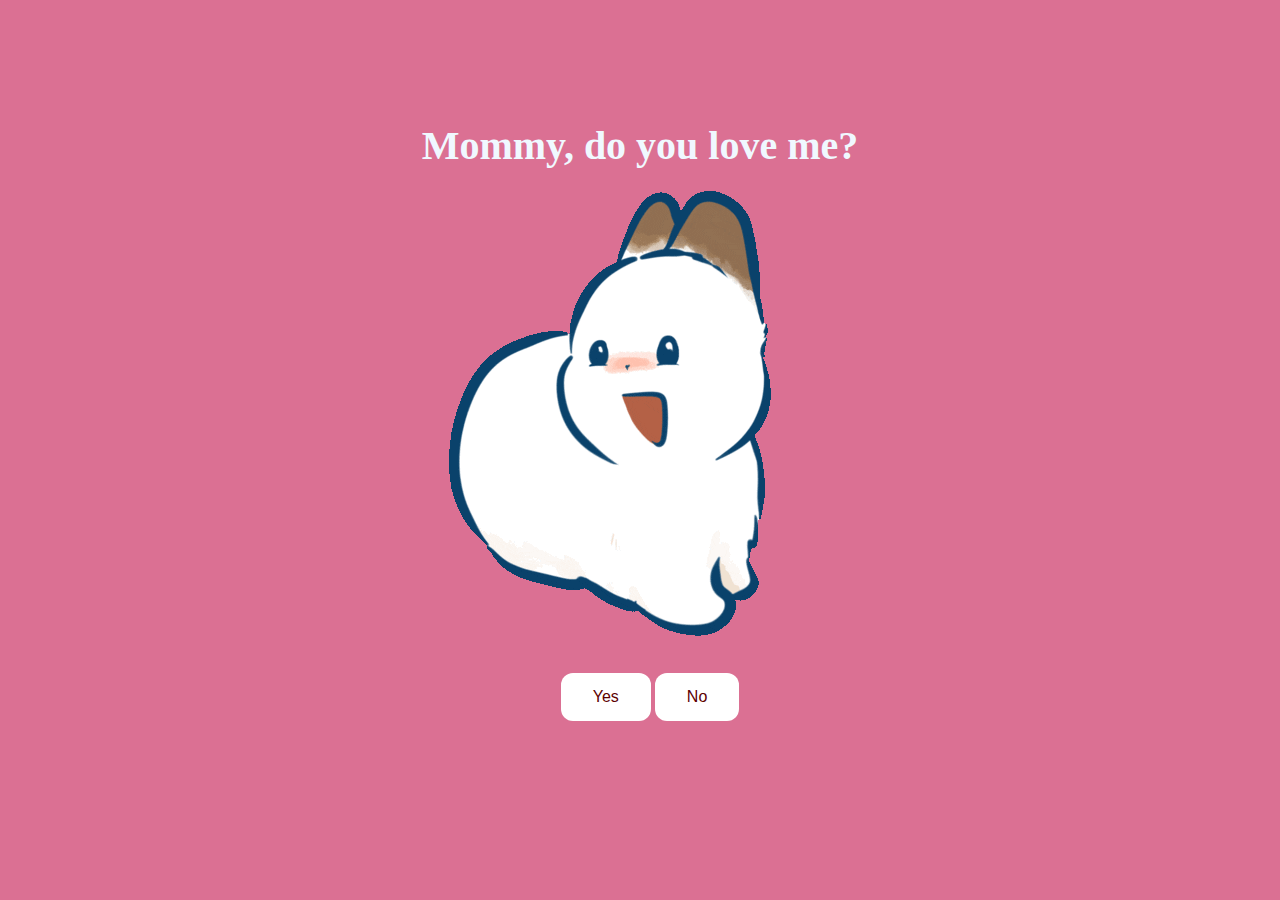
<file: index.html>
<!DOCTYPE html>
<html lang="en">
    <head>
        <link rel="stylesheet" href="style.css">

    </head>
    <body>
        <div class="container">
            <div>
                <h1 class = "header_text">Mommy, do you love me?</h1>
            </div>
            <div class = "gif_container">
            <img src = "giphy (2).gif" alt = "Cute animated illustration">

            </div>
        <div class = "buttons">
            <button class ="btn" id = "YesButton" onclick="nextpage()">Yes</button>
            <button class ="btn" id = "NoButton" onclick="secondpage()">No</button>
            <script>
                function nextpage() {
                    window.location.href ="yes.html";
                }

                function secondpage() {
                    window.location.href ="no.html";
                }
            </script>
        </div>
        </div>
    </body>
</html>
</file>
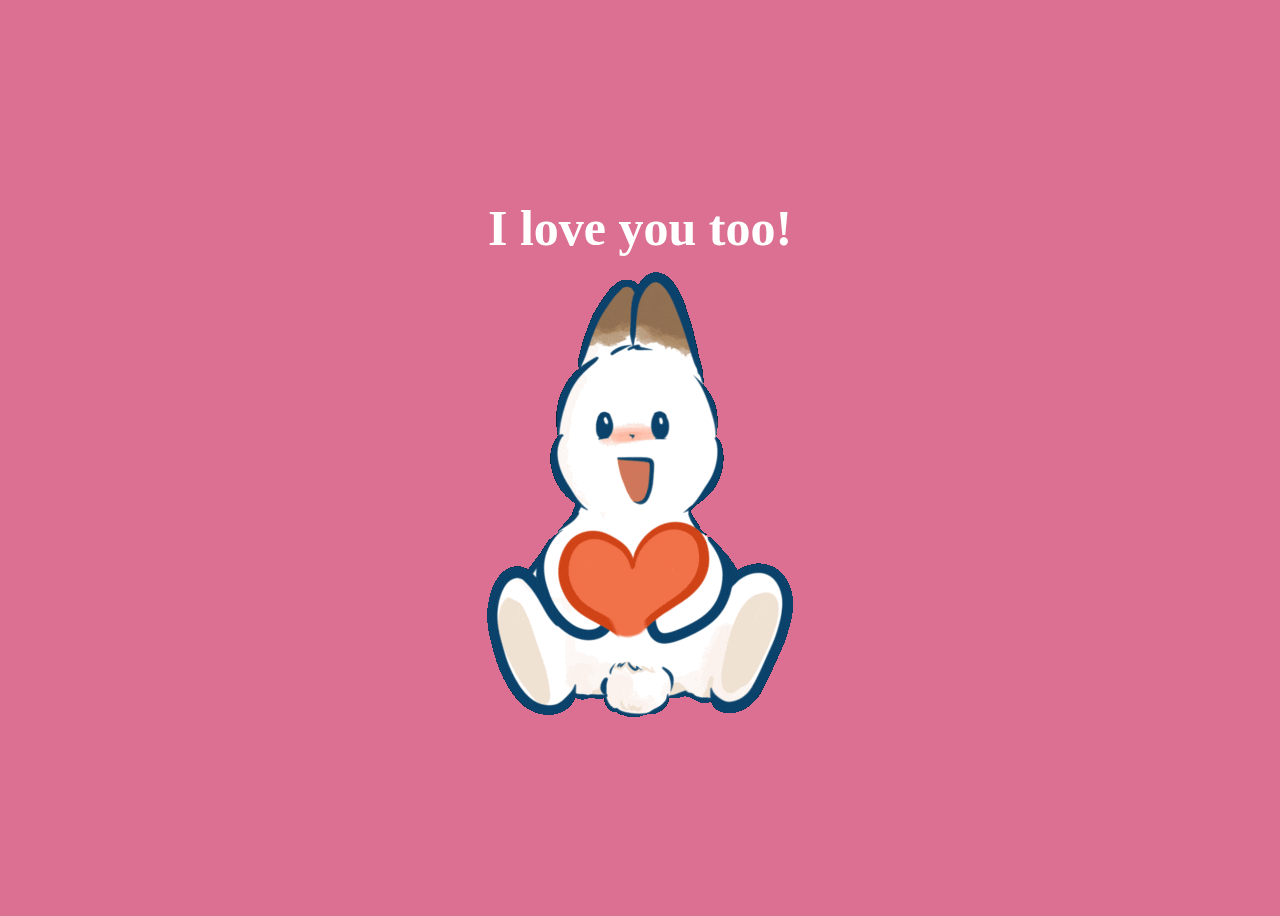
<file: yes.html>
<!DOCTYPE html>
<html lang="en">
    <head>
        <link rel="stylesheet" href="yes_style.css">

    </head>
    <body>
        <div class="container">
            <div>
                <h1 class = "header_text"> I love you too!</h1>
            </div>
            <div class="gif_container">

            <img src="giphy (1).gif" alt="Cute animated illustration">
        </div>
    </body>
</html>
</file>
<file: style.css>
body {
    display: flex;
    justify-content: center;
    align-items: center;
    height: 90vh;
    background-color: palevioletred;
}

#nobutton {
    position: absolute;
    margin-left: 150px;
    transition: 0.5s;
}

#yesbutton {
    position: absolute;
    margin-right: 150px;
}

.header_text{
    font-family: 'nunito';
    font-size: 40px;
    font-weight: bold;
    color:aliceblue;
    text-align: center;
    margin-top: 20px;
    margin-bottom: 0;
}

.buttons {
    display: flex;
    flex-direction: row;
    justify-content: center;
    align-items: center;
    margin-top: 20px;
    margin-left: 20px;
}

.btn {
    background-color: rgb(255, 255, 255);
    color: rgb(93, 0, 0);
    padding: 15px 32px;
    text-align: center;
    display: inline-block;
    font-size: 16px;
    margin: 4px 2px;
    cursor: pointer;
    border: none;
    border-radius: 12px;
    transition: background-color 0.3s ease;
}

.gif_container {
    display: flex;
    justify-content: center;
    align-items: center;
}

@media only screen and (max-width: 320px) and (max-height: 568px) {
    body {
        height: 100vh;
    }
    .header_text {
        font-size: 20px;
    }

    img {
        height: 60vh;
    }

    .btn {
        padding: 15px 25px;
        font-size: 14px;
    }
}
</file>
<file: yes_style.css>
body {
    display: flex;
    justify-content: center;
    align-items: center;
    height: 100vh;
    background-color: palevioletred;
}

.header_text {
    font-family: 'nunito';
    font-size: 50px;
    font-weight: bold;
    color: white;
    text-align: center;
    margin-top: 20px;
    margin-bottom: 0px;
}

.gif_container {
    display: flex;
    justify-content: center;
    align-items: center;
}
</file>
